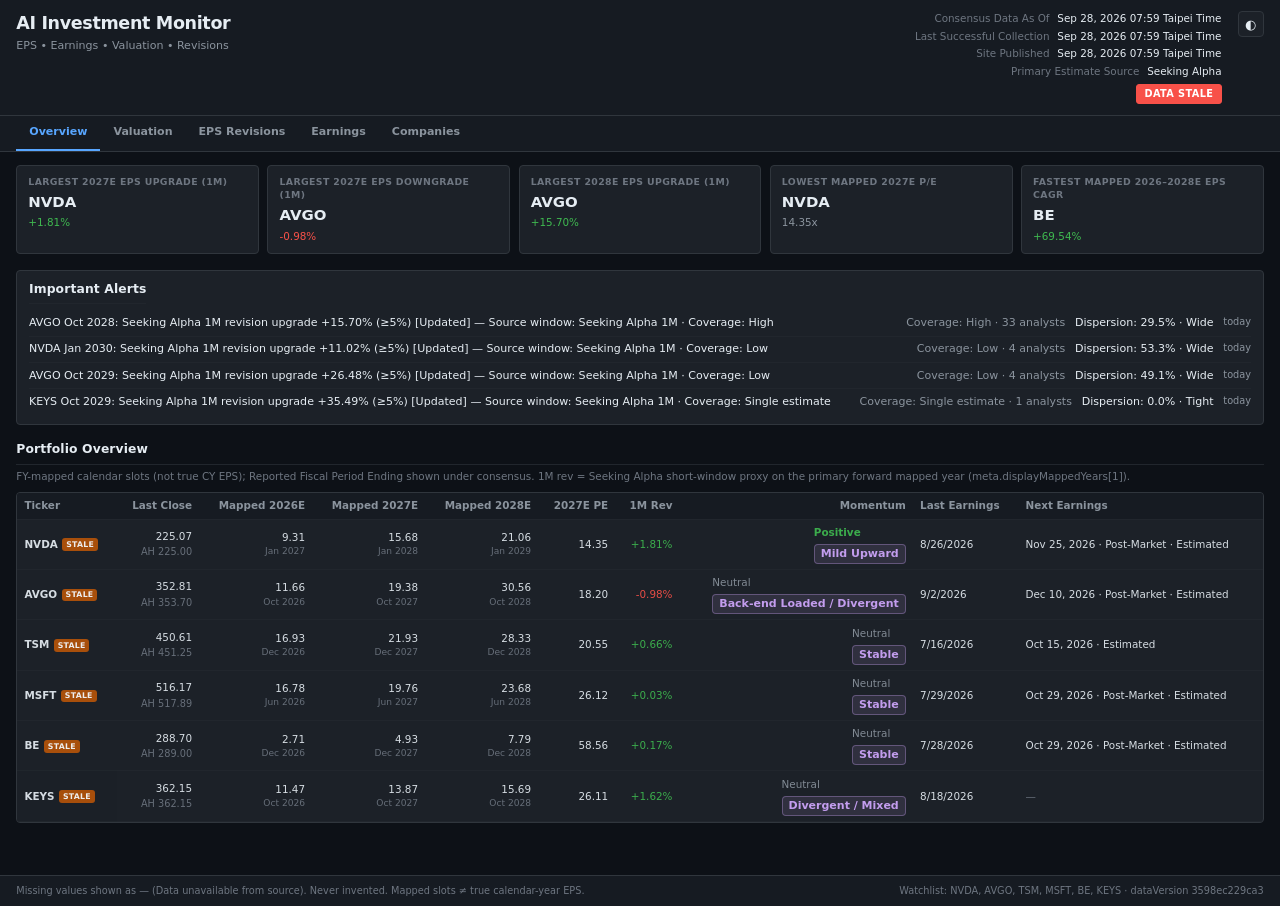
<file: index.html>
<!DOCTYPE html>
<html lang="en" data-theme="dark">
<head>
  <meta charset="UTF-8" />
  <meta name="viewport" content="width=device-width, initial-scale=1" />
  <title>AI Investment Monitor — EPS · Earnings · Valuation · Revisions</title>
  <link rel="stylesheet" href="./styles.css?v=f2f9b1d63030" />
  <script src="./vendor/chart.umd.min.js?v=d2af8974e952" defer></script>
  <script src="./app.js?v=593c4552c585" defer></script>
</head>
<body>
  <header class="app-header">
    <div class="brand">
      <h1>AI Investment Monitor</h1>
      <p class="subtitle">EPS • Earnings • Valuation • Revisions</p>
    </div>
    <div class="header-meta" id="header-meta">
      <div class="meta-row"><span class="meta-label">Consensus Data As Of</span><span id="meta-consensus">—</span></div>
      <div class="meta-row"><span class="meta-label">Last Successful Collection</span><span id="meta-collection">—</span></div>
      <div class="meta-row"><span class="meta-label">Site Published</span><span id="meta-published">—</span></div>
      <div class="meta-row"><span class="meta-label">Primary Estimate Source</span><span id="meta-source">—</span></div>
      <div class="meta-row" id="meta-collection-status-row"><span class="meta-label">Collection</span><span id="meta-collection-status" hidden>—</span></div>
      <div class="meta-row meta-stale-row" id="meta-stale-row" hidden>
        <span class="stale-badge" id="meta-stale-badge">DATA STALE</span>
      </div>
    </div>
    <button type="button" class="theme-toggle" id="theme-toggle" title="Toggle light/dark" aria-label="Toggle theme">◐</button>
  </header>

  <nav class="tabs" id="main-nav" aria-label="Primary">
    <a href="#/" class="tab" data-route="overview">Overview</a>
    <a href="#/valuation" class="tab" data-route="valuation">Valuation</a>
    <a href="#/revisions" class="tab" data-route="revisions">EPS Revisions</a>
    <a href="#/earnings" class="tab" data-route="earnings">Earnings</a>
    <a href="#/companies" class="tab" data-route="companies">Companies</a>
  </nav>

  <main id="app" class="app-main">
    <p class="loading">Loading dashboard data…</p>
  </main>

  <footer class="app-footer">
    <span>Missing values shown as — (Data unavailable from source). Never invented. Mapped slots ≠ true calendar-year EPS.</span>
    <span id="footer-watchlist"></span>
  </footer>
</body>
</html>
</file>
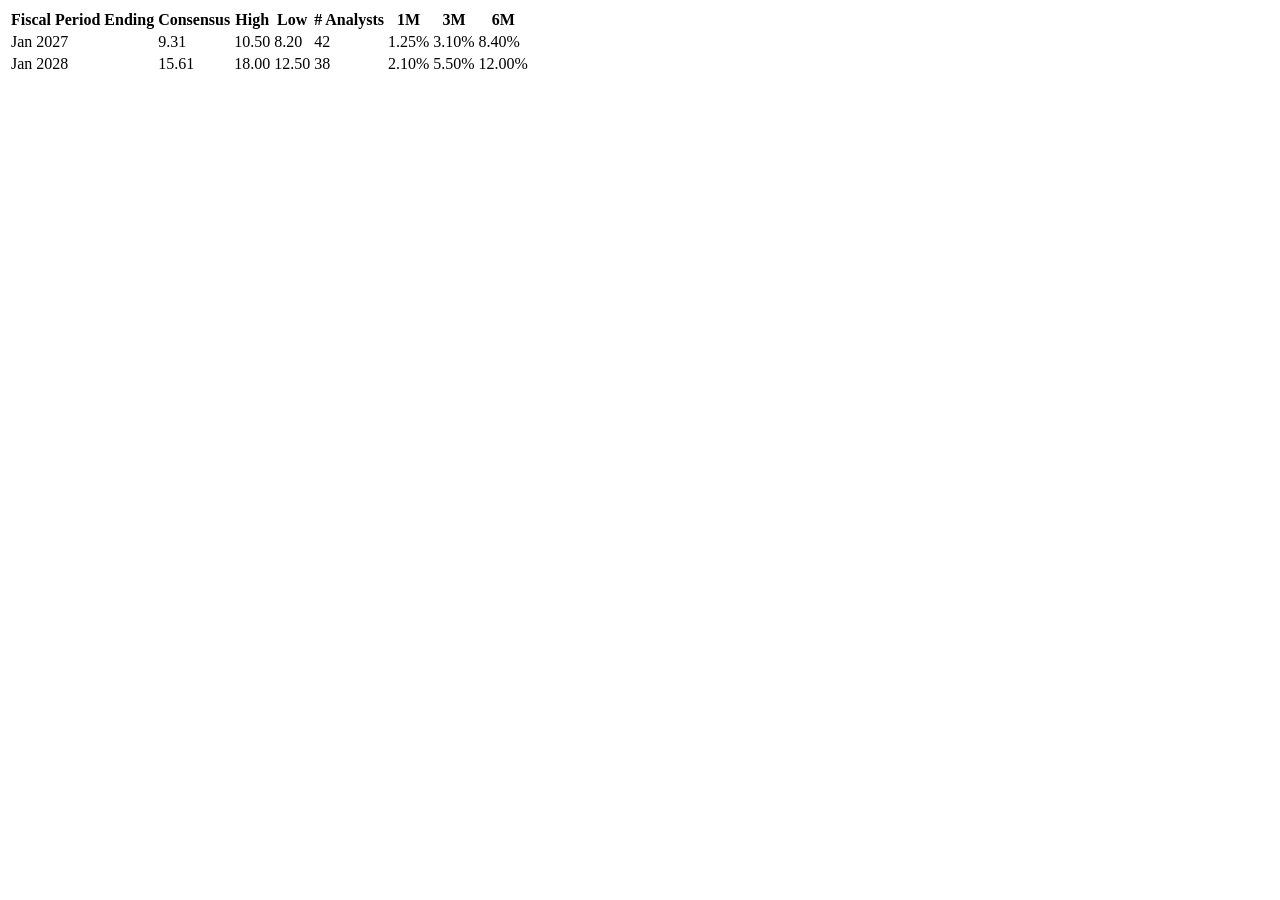
<file: fixtures/parser/nvda_estimates_sanitized.html>
<!DOCTYPE html>
<html><head><title>NVDA Estimates (sanitized fixture)</title></head>
<body>
<div class="estimates-fixture" data-ticker="NVDA">
  <table class="fiscal-estimates">
    <thead>
      <tr><th>Fiscal Period Ending</th><th>Consensus</th><th>High</th><th>Low</th><th># Analysts</th><th>1M</th><th>3M</th><th>6M</th></tr>
    </thead>
    <tbody>
      <tr data-period="Jan 2027">
        <td class="fiscal-period-ending">Jan 2027</td>
        <td class="consensus">9.31</td>
        <td class="high">10.50</td>
        <td class="low">8.20</td>
        <td class="analyst-count">42</td>
        <td class="rev-1m">1.25%</td>
        <td class="rev-3m">3.10%</td>
        <td class="rev-6m">8.40%</td>
      </tr>
      <tr data-period="Jan 2028">
        <td class="fiscal-period-ending">Jan 2028</td>
        <td class="consensus">15.61</td>
        <td class="high">18.00</td>
        <td class="low">12.50</td>
        <td class="analyst-count">38</td>
        <td class="rev-1m">2.10%</td>
        <td class="rev-3m">5.50%</td>
        <td class="rev-6m">12.00%</td>
      </tr>
    </tbody>
  </table>
  <script type="application/json" id="sa-estimates-json">
  {
    "ticker": "NVDA",
    "rows": [
      {
        "fiscalPeriodEnding": "Jan 2027",
        "consensus": 9.31,
        "high": 10.50,
        "low": 8.20,
        "analystCount": 42,
        "rev1M": 1.25,
        "rev3M": 3.10,
        "rev6M": 8.40
      },
      {
        "fiscalPeriodEnding": "Jan 2028",
        "consensus": 15.61,
        "high": 18.00,
        "low": 12.50,
        "analystCount": 38,
        "rev1M": 2.10,
        "rev3M": 5.50,
        "rev6M": 12.00
      }
    ]
  }
  </script>
</div>
</body></html>
</file>
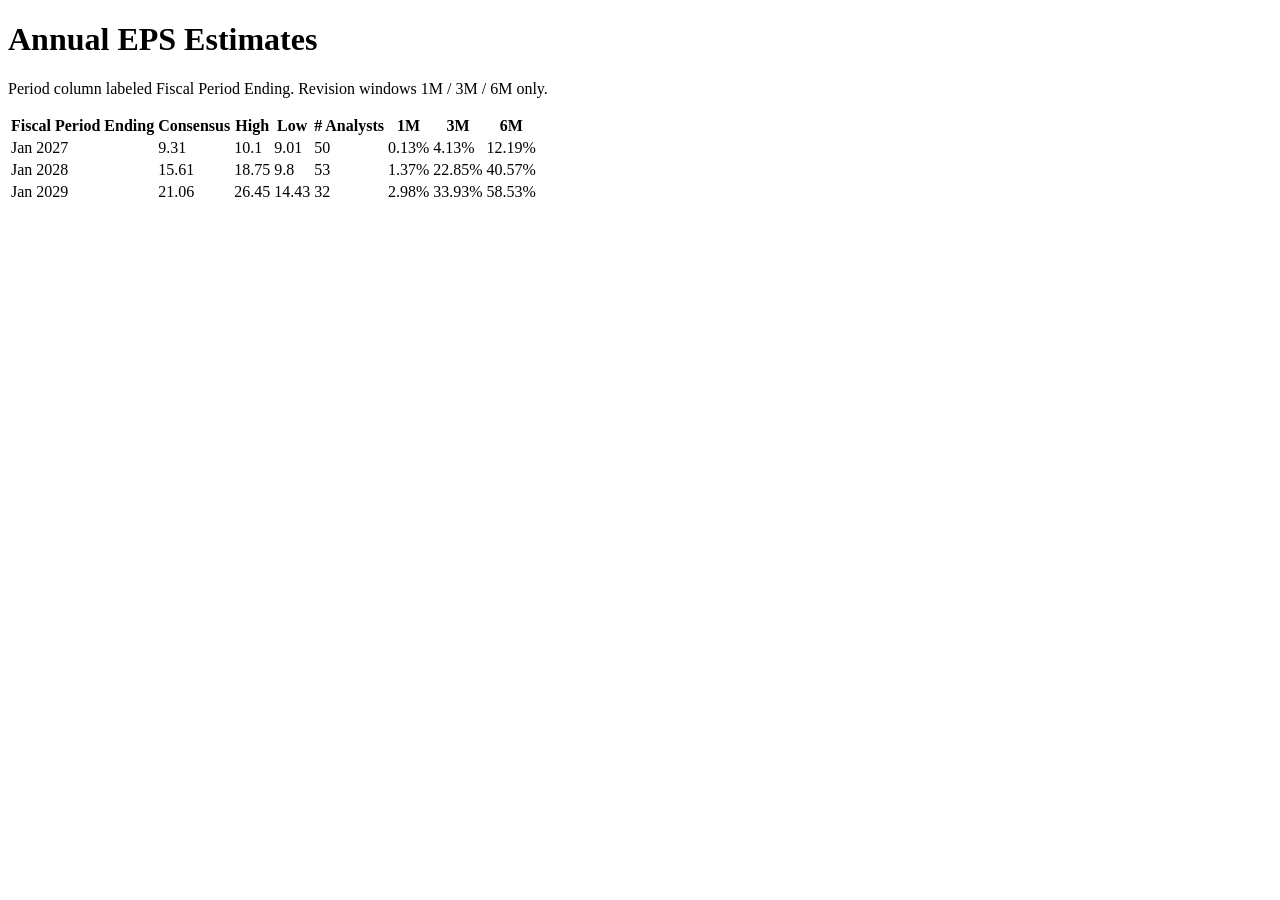
<file: tests/fixtures/sa/estimates_nvda.html>
<!DOCTYPE html>
<html lang="en">
<head><meta charset="utf-8" /><title>NVDA estimates fixture (sanitized)</title></head>
<body>
  <h1>Annual EPS Estimates</h1>
  <p>Period column labeled Fiscal Period Ending. Revision windows 1M / 3M / 6M only.</p>
  <table data-fixture="sa-annual-eps">
    <thead>
      <tr>
        <th>Fiscal Period Ending</th>
        <th>Consensus</th>
        <th>High</th>
        <th>Low</th>
        <th># Analysts</th>
        <th>1M</th>
        <th>3M</th>
        <th>6M</th>
      </tr>
    </thead>
    <tbody>
      <tr>
        <td>Jan 2027</td>
        <td>9.31</td>
        <td>10.1</td>
        <td>9.01</td>
        <td>50</td>
        <td>0.13%</td>
        <td>4.13%</td>
        <td>12.19%</td>
      </tr>
      <tr>
        <td>Jan 2028</td>
        <td>15.61</td>
        <td>18.75</td>
        <td>9.8</td>
        <td>53</td>
        <td>1.37%</td>
        <td>22.85%</td>
        <td>40.57%</td>
      </tr>
      <tr>
        <td>Jan 2029</td>
        <td>21.06</td>
        <td>26.45</td>
        <td>14.43</td>
        <td>32</td>
        <td>2.98%</td>
        <td>33.93%</td>
        <td>58.53%</td>
      </tr>
    </tbody>
  </table>
</body>
</html>
</file>
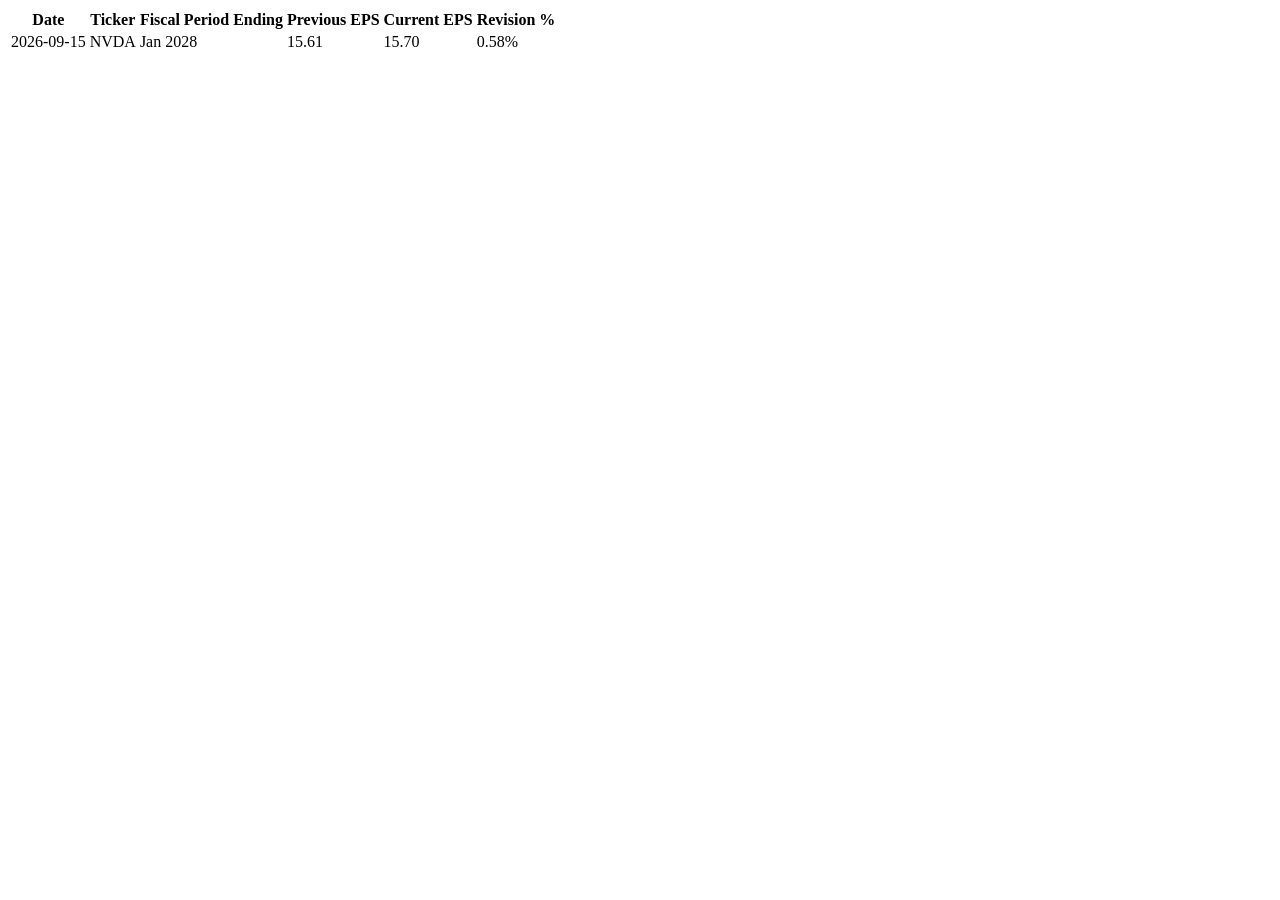
<file: tests/fixtures/sa/revisions_nvda.html>
<!DOCTYPE html>
<html lang="en">
<head><meta charset="utf-8" /><title>NVDA revision fixture (sanitized)</title></head>
<body>
  <table data-fixture="sa-revision-events">
    <thead>
      <tr>
        <th>Date</th>
        <th>Ticker</th>
        <th>Fiscal Period Ending</th>
        <th>Previous EPS</th>
        <th>Current EPS</th>
        <th>Revision %</th>
      </tr>
    </thead>
    <tbody>
      <tr>
        <td>2026-09-15</td>
        <td>NVDA</td>
        <td>Jan 2028</td>
        <td>15.61</td>
        <td>15.70</td>
        <td>0.58%</td>
      </tr>
    </tbody>
  </table>
</body>
</html>
</file>
<file: styles.css>
/* AI Investment Monitor — institutional dark/light */
:root,
[data-theme="dark"] {
  --bg: #0d1117;
  --bg-elevated: #161b22;
  --bg-panel: #1c2128;
  --bg-hover: #21262d;
  --border: #30363d;
  --border-subtle: #21262d;
  --text: #e6edf3;
  --text-secondary: #8b949e;
  --text-muted: #6e7681;
  --accent: #58a6ff;
  --accent-dim: #1f6feb;
  --positive: #3fb950;
  --positive-bg: rgba(63, 185, 80, 0.12);
  --negative: #f85149;
  --negative-bg: rgba(248, 81, 73, 0.12);
  --neutral: #8b949e;
  --warning: #d29922;
  --table-header: #161b22;
  --shadow: none;
  --link: #58a6ff;
  --card-border: #30363d;
  --input-bg: #0d1117;
  --chip-bg: #21262d;
  --mono: "SF Mono", "Menlo", "Consolas", "Liberation Mono", monospace;
  --sans: "Inter", "Segoe UI", system-ui, -apple-system, sans-serif;
}

[data-theme="light"] {
  --bg: #f6f8fa;
  --bg-elevated: #ffffff;
  --bg-panel: #ffffff;
  --bg-hover: #f3f4f6;
  --border: #d0d7de;
  --border-subtle: #eaeef2;
  --text: #1f2328;
  --text-secondary: #656d76;
  --text-muted: #8c959f;
  --accent: #0969da;
  --accent-dim: #0550ae;
  --positive: #1a7f37;
  --positive-bg: rgba(26, 127, 55, 0.1);
  --negative: #cf222e;
  --negative-bg: rgba(207, 34, 46, 0.1);
  --neutral: #656d76;
  --warning: #9a6700;
  --table-header: #f6f8fa;
  --link: #0969da;
  --card-border: #d0d7de;
  --input-bg: #ffffff;
  --chip-bg: #eaeef2;
}

*,
*::before,
*::after {
  box-sizing: border-box;
}

html {
  font-size: 13px;
}

body {
  margin: 0;
  font-family: var(--sans);
  background: var(--bg);
  color: var(--text);
  line-height: 1.45;
  min-height: 100vh;
}

a {
  color: var(--link);
  text-decoration: none;
}
a:hover {
  text-decoration: underline;
}

.app-header {
  display: grid;
  grid-template-columns: 1fr auto auto;
  gap: 1.25rem;
  align-items: start;
  padding: 0.85rem 1.25rem;
  background: var(--bg-elevated);
  border-bottom: 1px solid var(--border);
}

.brand h1 {
  margin: 0;
  font-size: 1.35rem;
  font-weight: 700;
  letter-spacing: -0.02em;
}

.subtitle {
  margin: 0.15rem 0 0;
  color: var(--text-secondary);
  font-size: 0.85rem;
}

.header-meta {
  display: flex;
  flex-direction: column;
  gap: 0.2rem;
  font-size: 0.8rem;
  text-align: right;
}

.meta-row {
  display: flex;
  gap: 0.6rem;
  justify-content: flex-end;
}

.meta-label {
  color: var(--text-muted);
}

.theme-toggle {
  background: var(--bg-panel);
  border: 1px solid var(--border);
  color: var(--text);
  width: 2rem;
  height: 2rem;
  border-radius: 4px;
  cursor: pointer;
  font-size: 1rem;
  line-height: 1;
}
.theme-toggle:hover {
  background: var(--bg-hover);
}

.tabs {
  display: flex;
  gap: 0;
  padding: 0 1.25rem;
  background: var(--bg-elevated);
  border-bottom: 1px solid var(--border);
  overflow-x: auto;
}

.tab {
  padding: 0.65rem 1rem;
  color: var(--text-secondary);
  border-bottom: 2px solid transparent;
  font-weight: 600;
  font-size: 0.85rem;
  white-space: nowrap;
  text-decoration: none;
}
.tab:hover {
  color: var(--text);
  text-decoration: none;
  background: var(--bg-hover);
}
.tab.active {
  color: var(--accent);
  border-bottom-color: var(--accent);
}

.app-main {
  padding: 1rem 1.25rem 2.5rem;
  max-width: 1440px;
  margin: 0 auto;
}

.app-footer {
  display: flex;
  justify-content: space-between;
  gap: 1rem;
  padding: 0.6rem 1.25rem;
  border-top: 1px solid var(--border);
  color: var(--text-muted);
  font-size: 0.75rem;
  background: var(--bg-elevated);
}

.loading,
.error {
  color: var(--text-secondary);
  padding: 2rem 0;
}
.error {
  color: var(--negative);
}

/* Sections */
.section {
  margin-bottom: 1.5rem;
}

.section-title {
  margin: 0 0 0.65rem;
  font-size: 0.95rem;
  font-weight: 700;
  letter-spacing: 0.01em;
  color: var(--text);
  border-bottom: 1px solid var(--border-subtle);
  padding-bottom: 0.35rem;
}

.section-note {
  color: var(--text-muted);
  font-size: 0.8rem;
  margin: -0.35rem 0 0.65rem;
}

/* Summary cards — compact, not giant */
.summary-grid {
  display: grid;
  grid-template-columns: repeat(4, 1fr);
  gap: 0.65rem;
  margin-bottom: 1.25rem;
}

.summary-card {
  background: var(--bg-panel);
  border: 1px solid var(--card-border);
  border-radius: 4px;
  padding: 0.7rem 0.85rem;
}

.summary-card .label {
  font-size: 0.72rem;
  text-transform: uppercase;
  letter-spacing: 0.04em;
  color: var(--text-muted);
  font-weight: 600;
}

.summary-card .value {
  margin-top: 0.25rem;
  font-size: 1.15rem;
  font-weight: 700;
  font-variant-numeric: tabular-nums;
}

.summary-card .detail {
  margin-top: 0.15rem;
  font-size: 0.8rem;
  color: var(--text-secondary);
  font-variant-numeric: tabular-nums;
}

.summary-card .ticker-link {
  font-weight: 700;
  color: var(--text);
}
.summary-card .ticker-link:hover {
  color: var(--accent);
  text-decoration: none;
}

/* Alerts */
.alerts-box {
  background: var(--bg-panel);
  border: 1px solid var(--card-border);
  border-radius: 4px;
  padding: 0.75rem 0.9rem;
  margin-bottom: 1.25rem;
}
.alerts-empty {
  color: var(--text-muted);
  font-size: 0.85rem;
}
.alert-item {
  padding: 0.35rem 0;
  border-bottom: 1px solid var(--border-subtle);
  font-size: 0.85rem;
}
.alert-item:last-child {
  border-bottom: none;
}

/* Tables */
.table-wrap {
  overflow-x: auto;
  border: 1px solid var(--border);
  border-radius: 4px;
  background: var(--bg-panel);
}

table.data {
  width: 100%;
  border-collapse: collapse;
  font-size: 0.8rem;
  font-variant-numeric: tabular-nums;
}

table.data th,
table.data td {
  padding: 0.4rem 0.55rem;
  border-bottom: 1px solid var(--border-subtle);
  white-space: nowrap;
}

table.data th {
  background: var(--table-header);
  color: var(--text-secondary);
  font-weight: 600;
  text-align: right;
  position: sticky;
  top: 0;
  z-index: 1;
  user-select: none;
}

table.data th.left,
table.data td.left {
  text-align: left;
}

table.data th.sortable {
  cursor: pointer;
}
table.data th.sortable:hover {
  color: var(--text);
}
table.data th.sorted-asc::after {
  content: " ▲";
  font-size: 0.65rem;
  color: var(--accent);
}
table.data th.sorted-desc::after {
  content: " ▼";
  font-size: 0.65rem;
  color: var(--accent);
}

table.data td {
  text-align: right;
  color: var(--text);
}

table.data tbody tr:hover {
  background: var(--bg-hover);
}

table.data .ticker {
  font-weight: 700;
  text-align: left;
}
table.data .ticker a {
  color: var(--text);
  font-weight: 700;
}
table.data .ticker a:hover {
  color: var(--accent);
  text-decoration: none;
}

.fy-sub {
  display: block;
  font-size: 0.7rem;
  color: var(--text-muted);
  font-weight: 400;
}

.na {
  color: var(--text-muted);
  cursor: help;
}

.pos {
  color: var(--positive);
}
.neg {
  color: var(--negative);
}
.mom-strong-positive,
.mom-positive {
  color: var(--positive);
  font-weight: 600;
}
.mom-strong-negative,
.mom-negative {
  color: var(--negative);
  font-weight: 600;
}
.mom-neutral {
  color: var(--neutral);
}

/* Filters / controls */
.controls {
  display: flex;
  flex-wrap: wrap;
  gap: 0.65rem;
  align-items: center;
  margin-bottom: 0.75rem;
}

.controls label {
  font-size: 0.75rem;
  color: var(--text-muted);
  display: flex;
  flex-direction: column;
  gap: 0.2rem;
}

.controls select,
.controls input {
  background: var(--input-bg);
  border: 1px solid var(--border);
  color: var(--text);
  padding: 0.3rem 0.45rem;
  border-radius: 3px;
  font-size: 0.8rem;
  min-width: 7rem;
}

.btn-group {
  display: inline-flex;
  border: 1px solid var(--border);
  border-radius: 3px;
  overflow: hidden;
}
.btn-group button {
  background: var(--bg-panel);
  border: none;
  border-right: 1px solid var(--border);
  color: var(--text-secondary);
  padding: 0.35rem 0.7rem;
  font-size: 0.8rem;
  font-weight: 600;
  cursor: pointer;
}
.btn-group button:last-child {
  border-right: none;
}
.btn-group button.active {
  background: var(--accent-dim);
  color: #fff;
}
.btn-group button:hover:not(.active) {
  background: var(--bg-hover);
  color: var(--text);
}

.chart-panel {
  background: var(--bg-panel);
  border: 1px solid var(--border);
  border-radius: 4px;
  padding: 0.85rem;
  margin-bottom: 1rem;
  min-height: 280px;
}
.chart-panel canvas {
  max-height: 320px;
}

/* Earnings cards */
.earnings-grid {
  display: grid;
  grid-template-columns: repeat(auto-fill, minmax(280px, 1fr));
  gap: 0.75rem;
}

.earn-card {
  background: var(--bg-panel);
  border: 1px solid var(--card-border);
  border-radius: 4px;
  padding: 0.85rem;
}
.earn-card h3 {
  margin: 0 0 0.5rem;
  font-size: 1rem;
}
.earn-card .dates {
  font-size: 0.8rem;
  color: var(--text-secondary);
  margin-bottom: 0.5rem;
}
.earn-card .stub-note {
  font-size: 0.75rem;
  color: var(--text-muted);
  border-top: 1px solid var(--border-subtle);
  padding-top: 0.5rem;
  margin-top: 0.35rem;
}
.earn-section-list {
  margin: 0.25rem 0 0;
  padding-left: 1rem;
  font-size: 0.8rem;
  color: var(--text-secondary);
}
.earn-section-list.empty {
  list-style: none;
  padding-left: 0;
  color: var(--text-muted);
  font-style: italic;
}

/* Company detail */
.company-header {
  display: flex;
  flex-wrap: wrap;
  gap: 1rem;
  align-items: baseline;
  margin-bottom: 1rem;
}
.company-header h2 {
  margin: 0;
  font-size: 1.4rem;
  font-weight: 700;
}
.company-header .price {
  font-size: 1.2rem;
  font-variant-numeric: tabular-nums;
  font-weight: 600;
}
.company-header .meta-bits {
  color: var(--text-secondary);
  font-size: 0.8rem;
}

.detail-grid {
  display: grid;
  grid-template-columns: 1fr 1fr;
  gap: 1rem;
  margin-bottom: 1rem;
}

.panel {
  background: var(--bg-panel);
  border: 1px solid var(--border);
  border-radius: 4px;
  padding: 0.85rem;
}
.panel h3 {
  margin: 0 0 0.55rem;
  font-size: 0.85rem;
  font-weight: 700;
  color: var(--text-secondary);
  text-transform: uppercase;
  letter-spacing: 0.03em;
}

.kv {
  display: grid;
  grid-template-columns: auto 1fr;
  gap: 0.25rem 0.85rem;
  font-size: 0.8rem;
}
.kv dt {
  color: var(--text-muted);
}
.kv dd {
  margin: 0;
  text-align: right;
  font-variant-numeric: tabular-nums;
}

.drivers-list {
  list-style: none;
  margin: 0;
  padding: 0;
}
.drivers-list li {
  display: flex;
  justify-content: space-between;
  gap: 0.75rem;
  padding: 0.35rem 0;
  border-bottom: 1px solid var(--border-subtle);
  font-size: 0.8rem;
}
.drivers-list li:last-child {
  border-bottom: none;
}
.driver-status {
  font-weight: 600;
  white-space: nowrap;
}
.driver-improving {
  color: var(--positive);
}
.driver-unchanged {
  color: var(--neutral);
}
.driver-deteriorating {
  color: var(--negative);
}

.company-list {
  display: flex;
  flex-wrap: wrap;
  gap: 0.5rem;
}
.company-chip {
  display: inline-block;
  padding: 0.45rem 0.75rem;
  background: var(--chip-bg);
  border: 1px solid var(--border);
  border-radius: 3px;
  font-weight: 700;
  color: var(--text);
  text-decoration: none;
}
.company-chip:hover {
  border-color: var(--accent);
  color: var(--accent);
  text-decoration: none;
}

.source-link {
  font-size: 0.8rem;
  word-break: break-all;
}

@media (max-width: 1100px) {
  .summary-grid {
    grid-template-columns: repeat(2, 1fr);
  }
  .detail-grid {
    grid-template-columns: 1fr;
  }
  .app-header {
    grid-template-columns: 1fr auto;
  }
  .header-meta {
    grid-column: 1 / -1;
    text-align: left;
  }
  .meta-row {
    justify-content: flex-start;
  }
}

@media (max-width: 640px) {
  .summary-grid {
    grid-template-columns: 1fr;
  }
}

/* P1 freshness */
.stale-badge {
  display: inline-block;
  padding: 0.15rem 0.55rem;
  border-radius: 3px;
  font-weight: 700;
  font-size: 0.75rem;
  letter-spacing: 0.04em;
  color: #fff;
  background: var(--negative);
  border: 1px solid var(--negative);
}
.meta-stale-row {
  justify-content: flex-end;
  margin-top: 0.15rem;
}

/* hidden must win over .meta-row { display:flex } */
.meta-stale-row[hidden],
#meta-stale-row[hidden] {
  display: none !important;
}

.summary-grid {
  grid-template-columns: repeat(auto-fit, minmax(160px, 1fr));
}
.price-sub {
  display: block;
  font-size: 0.75rem;
  color: var(--text-muted);
  margin-top: 0.1rem;
}
.chart-mode-toggle {
  display: inline-flex;
  gap: 0;
}

/* Mobile / horizontal scroll: sticky first column */
.table-wrap table.data th:first-child,
.table-wrap table.data td:first-child {
  position: sticky;
  left: 0;
  z-index: 2;
  background: var(--bg-panel);
  box-shadow: 1px 0 0 var(--border-subtle);
}
.table-wrap table.data th:first-child {
  z-index: 3;
  background: var(--table-header);
}

/* Per-ticker stale marker */
tr.ticker-stale td {
  opacity: 0.92;
}
.stale-ticker-badge {
  display: inline-block;
  margin-left: 0.35rem;
  padding: 0.05rem 0.3rem;
  font-size: 0.6rem;
  font-weight: 700;
  letter-spacing: 0.03em;
  color: #fff;
  background: #b45309;
  border-radius: 3px;
  vertical-align: middle;
}

.alerts-engine-error {
  color: #b91c1c;
  font-weight: 700;
}

/* Consensus range bar on company page */
.range-bar {
  min-width: 8rem;
}
.range-bar-track {
  height: 0.45rem;
  background: var(--border-subtle);
  border-radius: 999px;
  overflow: hidden;
  position: relative;
}
.range-bar-fill {
  height: 100%;
  background: var(--accent);
  border-radius: 999px;
  max-width: 100%;
}
.range-bar-labels {
  font-size: 0.7rem;
  color: var(--text-secondary);
  margin-top: 0.15rem;
}

/* --- Round 2 P2 UI --- */
.alerts-title-row {
  display: flex;
  align-items: center;
  justify-content: space-between;
  gap: 0.75rem;
  margin-bottom: 0.5rem;
}
.alert-item {
  display: flex;
  align-items: flex-start;
  justify-content: space-between;
  gap: 0.75rem;
}
.alert-msg {
  flex: 1;
  min-width: 0;
}
.alert-age {
  flex-shrink: 0;
  font-size: 0.75rem;
  color: var(--text-secondary);
  white-space: nowrap;
}
.alerts-view-all {
  margin-top: 0.5rem;
  font-size: 0.85rem;
}
.alerts-view-all summary {
  cursor: pointer;
  color: var(--accent);
  font-weight: 600;
}

/* Driver tap-to-expand */
.drivers-list li.driver-item {
  display: block;
  padding: 0.35rem 0;
}
.driver-row {
  display: flex;
  width: 100%;
  align-items: center;
  justify-content: space-between;
  gap: 0.75rem;
  background: transparent;
  border: 0;
  color: inherit;
  font: inherit;
  text-align: left;
  cursor: pointer;
  padding: 0.15rem 0;
}
.driver-row:hover,
.driver-row:focus-visible {
  color: var(--accent);
  outline: none;
}
.driver-detail {
  display: none;
  margin: 0.35rem 0 0.25rem 0;
  padding: 0.5rem 0.65rem;
  background: var(--bg-hover);
  border-radius: 6px;
  font-size: 0.8rem;
  color: var(--text-secondary);
  line-height: 1.4;
}
.driver-item.expanded .driver-detail {
  display: block;
}
.driver-reason {
  margin-bottom: 0.25rem;
}

/* Consensus range: Low — marker — High (not progress-bar) */
.consensus-range {
  display: flex;
  align-items: center;
  gap: 0.35rem;
  min-width: 11rem;
  font-size: 0.8rem;
}
.cr-low,
.cr-high {
  color: var(--text-secondary);
  font-variant-numeric: tabular-nums;
}
.cr-sep {
  color: var(--text-muted);
}
.cr-mid {
  flex: 1;
  display: flex;
  flex-direction: column;
  align-items: center;
  min-width: 4rem;
}
.cr-track {
  position: relative;
  width: 100%;
  height: 0.2rem;
  background: var(--border-subtle);
  border-radius: 999px;
  margin-bottom: 0.15rem;
}
.cr-marker {
  position: absolute;
  top: 50%;
  width: 0.55rem;
  height: 0.55rem;
  background: var(--accent);
  border: 2px solid var(--bg);
  border-radius: 50%;
  transform: translate(-50%, -50%);
  box-shadow: 0 0 0 1px var(--accent);
}
.cr-cons-label {
  font-weight: 600;
  font-variant-numeric: tabular-nums;
}

/* Mobile: horizontal scroll only on nav; prevent page-level top scrollbar */
html,
body {
  max-width: 100%;
  overflow-x: hidden;
}
.nav-tabs,
nav.tabs,
.tabs {
  overflow-x: auto;
  overflow-y: hidden;
  -webkit-overflow-scrolling: touch;
  max-width: 100%;
}
.table-wrap {
  max-width: 100%;
}
@media (max-width: 720px) {
  body {
    overflow-x: hidden;
  }
  .nav-tabs,
  nav.tabs,
  .tabs {
    overflow-x: auto;
  }
}


/* Revision regime (alongside Momentum) */
.mom-wrap { display: inline-flex; flex-direction: column; gap: 2px; align-items: flex-start; }
.revision-regime {
  display: inline-block;
  font-size: 11px;
  font-weight: 600;
  color: #d2a8ff;
  background: rgba(210, 168, 255, 0.12);
  border: 1px solid rgba(210, 168, 255, 0.35);
  border-radius: 4px;
  padding: 1px 6px;
  margin-top: 2px;
}
.failed-ticker-badge {
  background: rgba(248, 81, 73, 0.2) !important;
  color: #ff7b72 !important;
  border-color: rgba(248, 81, 73, 0.45) !important;
}
.alert-confidence {
  display: inline-block;
  margin-left: 8px;
  font-size: 11px;
  color: #8b949e;
}
.earnings-detail .section-title { color: #58a6ff; }
</file>
